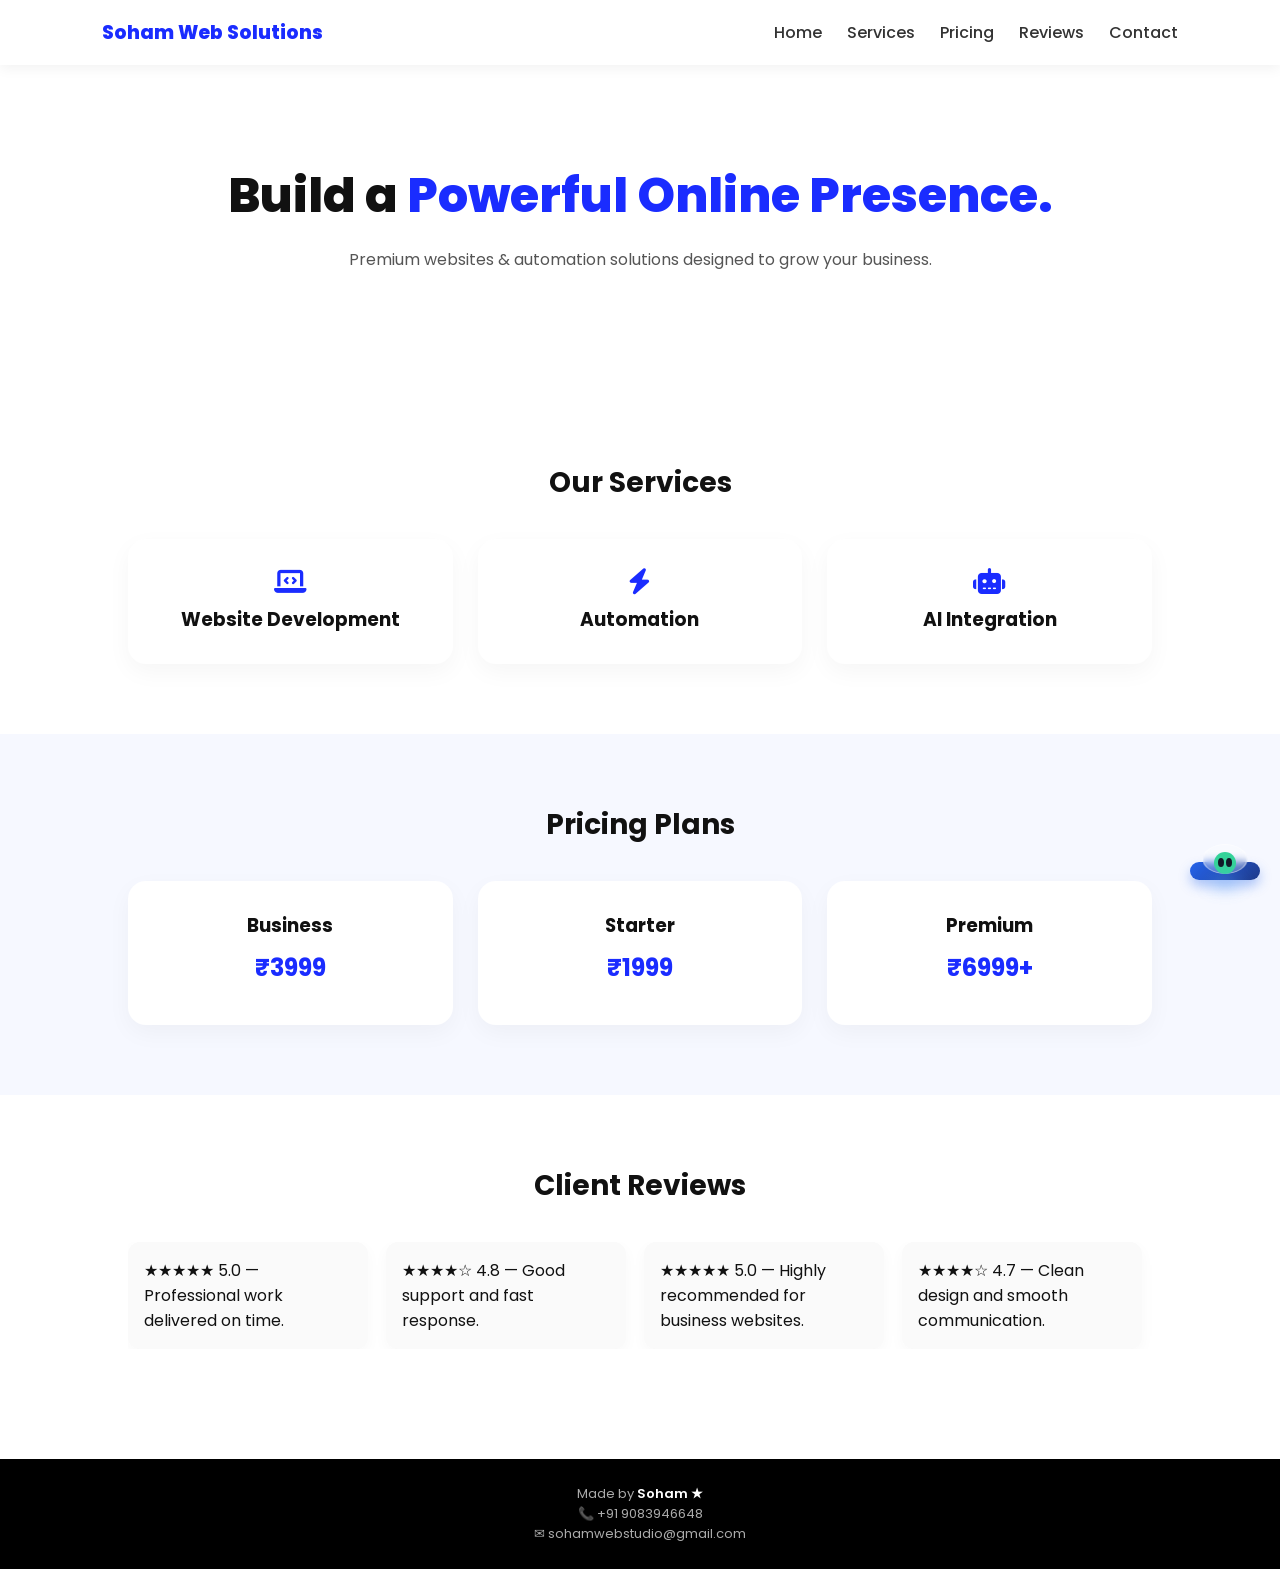
<file: index.html>
<!DOCTYPE html>
<html lang="en">
<head>
<meta charset="UTF-8">
<meta name="viewport" content="width=device-width, initial-scale=1.0">
<title>Soham Web Solutions</title>

<link href="https://fonts.googleapis.com/css2?family=Poppins:wght@400;600;700;800&display=swap" rel="stylesheet">
<link rel="stylesheet" href="https://cdnjs.cloudflare.com/ajax/libs/font-awesome/6.5.0/css/all.min.css">

<style>
:root{
--primary:#1a2cff;
--light:#f6f8ff;
}

*{margin:0;padding:0;box-sizing:border-box;font-family:'Poppins',sans-serif;}
body{background:#fff;color:#111;overflow-x:hidden}

/* HEADER */
header{
position:fixed;
top:0;
width:100%;
background:#fff;
display:flex;
justify-content:space-between;
align-items:center;
padding:18px 8%;
box-shadow:0 4px 12px rgba(0,0,0,0.05);
z-index:1000;
}

.logo{
font-weight:800;
font-size:19px;
color:var(--primary);
text-decoration:none;
}

/* Desktop Nav */
.top-nav{
display:flex;
gap:25px;
}

.top-nav a{
text-decoration:none;
color:#333;
font-weight:500;
transition:.3s;
}

.top-nav a:hover{
color:var(--primary);
}

/* Hamburger */
.menu-btn{
display:none;
font-size:24px;
cursor:pointer;
}

/* Glass Drawer */
.drawer{
position:fixed;
top:0;
right:-100%;
width:100%;
height:100vh;
background:rgba(255,255,255,0.75);
backdrop-filter:blur(18px);
-webkit-backdrop-filter:blur(18px);
display:flex;
flex-direction:column;
padding:120px 30px;
gap:20px;
transition:.4s cubic-bezier(.77,0,.18,1);
z-index:1001;
}

.drawer.active{
right:0;
}

.drawer a{
text-decoration:none;
background:rgba(255,255,255,0.9);
padding:20px;
border-radius:20px;
font-weight:600;
font-size:17px;
text-align:center;
box-shadow:0 10px 30px rgba(0,0,0,.06);
transition:.2s;
color:#111;
}

.drawer a:active{
transform:scale(.95);
}

.close-btn{
position:absolute;
top:35px;
right:30px;
font-size:26px;
cursor:pointer;
color:#333;
}

/* Overlay */
.overlay{
position:fixed;
top:0;
left:0;
width:100%;
height:100%;
background:rgba(0,0,0,0.35);
backdrop-filter:blur(8px);
-webkit-backdrop-filter:blur(8px);
opacity:0;
visibility:hidden;
transition:.3s;
z-index:1000;
}

.overlay.active{
opacity:1;
visibility:visible;
}

/* HERO */
.hero{
padding:160px 10% 90px;
text-align:center;
}

.hero h1{
font-size:48px;
font-weight:800;
margin-bottom:15px;
}

.hero span{color:var(--primary);}

.hero p{
max-width:600px;
margin:0 auto 30px;
color:#555;
font-size:16px;
}

/* SECTION */
section{
padding:70px 10%;
text-align:center;
}

h2{
font-size:28px;
margin-bottom:35px;
}

/* SERVICES */
.grid{
display:grid;
grid-template-columns:repeat(auto-fit,minmax(230px,1fr));
gap:25px;
}

.card,
.price-card{
background:#fff;
padding:30px;
border-radius:18px;
transition:.25s;
box-shadow:0 8px 25px rgba(0,0,0,.04);
}

.card:hover,
.price-card:hover{
transform:translateY(-6px);
box-shadow:0 15px 35px rgba(0,0,0,.08);
}

.icon{
font-size:26px;
color:var(--primary);
margin-bottom:10px;
}

/* PRICING */
.pricing{
background:var(--light);
}

.price{
font-size:24px;
font-weight:700;
color:var(--primary);
margin:10px 0;
}

/* REVIEW AUTO SLIDER */
.review-wrapper{
overflow:hidden;
}

.review-track{
display:flex;
gap:18px;
animation:scroll 22s linear infinite;
}

@keyframes scroll{
0%{transform:translateX(0)}
100%{transform:translateX(-50%)}
}

.review-card{
min-width:240px;
background:#fafafa;
padding:16px;
border-radius:12px;
text-align:left;
box-shadow:0 5px 15px rgba(0,0,0,.03);
}

/* FOOTER */
footer{
background:#000;
color:#aaa;
padding:25px 10%;
text-align:center;
font-size:13px;
margin-top:40px;
}

footer span{
color:#fff;
font-weight:600;
}

/* MOBILE */
@media(max-width:768px){
.top-nav{display:none;}
.menu-btn{display:block;}
.hero h1{font-size:34px;}
}
  /* ===== CLEAN PREMIUM MINI UFO ===== */

.mini-ai{
position:fixed;
bottom:20px;
right:20px;
z-index:9999;
cursor:pointer;
}

.ufo{
position:relative;
width:70px;
animation:ufoFloat 4s ease-in-out infinite;
}

@keyframes ufoFloat{
0%,100%{transform:translateY(0)}
50%{transform:translateY(-6px)}
}

/* Base */
.ufo-base{
width:70px;
height:18px;
background:linear-gradient(135deg,#2563eb,#1e3a8a);
border-radius:40px;
box-shadow:0 6px 12px rgba(37,99,235,.35);
}

/* Glass dome */
.ufo-dome{
position:absolute;
top:-18px;
left:50%;
transform:translateX(-50%);
width:45px;
height:30px;
background:rgba(255,255,255,.25);
border-radius:50%;
backdrop-filter:blur(4px);
border:1px solid rgba(255,255,255,.5);
}

/* Alien head */
.alien{
position:absolute;
top:-10px;
left:50%;
transform:translateX(-50%);
width:22px;
height:22px;
background:#34d399;
border-radius:50%;
}

/* Eyes */
.eye{
position:absolute;
width:6px;
height:9px;
background:#111827;
border-radius:50%;
top:6px;
animation:blink 5s infinite;
}

.eye.left{left:4px;}
.eye.right{right:4px;}

@keyframes blink{
0%,92%,100%{height:9px}
95%{height:2px}
}

/* Soft glow */
.ufo-glow{
position:absolute;
bottom:-8px;
left:50%;
transform:translateX(-50%);
width:40px;
height:10px;
background:radial-gradient(circle,#60a5fa,transparent);
filter:blur(8px);
opacity:.7;
}
</style>
</head>
<body>

<header>
<a href="index.html" class="logo">Soham Web Solutions</a>

<nav class="top-nav">
<a href="index.html">Home</a>
<a href="service.html">Services</a>
<a href="pricing.html">Pricing</a>
<a href="review.html">Reviews</a>
<a href="contact.html">Contact</a>
</nav>

<div class="menu-btn" onclick="openDrawer()">☰</div>
</header>

<!-- Mobile Drawer -->
<div class="drawer" id="drawer">
<div class="close-btn" onclick="closeDrawer()">✕</div>

<a href="index.html">Home</a>
<a href="service.html">Services</a>
<a href="pricing.html">Pricing</a>
<a href="review.html">Reviews</a>
<a href="contact.html">Contact</a>

</div>

<div class="overlay" id="overlay" onclick="closeDrawer()"></div>

<section class="hero">
<h1>Build a <span>Powerful Online Presence.</span></h1>
<p>Premium websites & automation solutions designed to grow your business.</p>
</section>

<section>
<h2>Our Services</h2>
<div class="grid">
<div class="card"><i class="fa-solid fa-laptop-code icon"></i><h3>Website Development</h3></div>
<div class="card"><i class="fa-solid fa-bolt icon"></i><h3>Automation</h3></div>
<div class="card"><i class="fa-solid fa-robot icon"></i><h3>AI Integration</h3></div>
</div>
</section>

<section class="pricing">
<h2>Pricing Plans</h2>
<div class="grid">
<div class="price-card"><h3>Business</h3><div class="price">₹3999</div></div>
<div class="price-card"><h3>Starter</h3><div class="price">₹1999</div></div>
<div class="price-card"><h3>Premium</h3><div class="price">₹6999+</div></div>
</div>
</section>

<section>
<h2>Client Reviews</h2>
<div class="review-wrapper">
<div class="review-track">

<div class="review-card">★★★★★ 5.0 — Professional work delivered on time.</div>
<div class="review-card">★★★★☆ 4.8 — Good support and fast response.</div>
<div class="review-card">★★★★★ 5.0 — Highly recommended for business websites.</div>
<div class="review-card">★★★★☆ 4.7 — Clean design and smooth communication.</div>

<div class="review-card">★★★★★ 5.0 — Professional work delivered on time.</div>
<div class="review-card">★★★★☆ 4.8 — Good support and fast response.</div>

</div>
</div>
</section>

<footer>
Made by <span>Soham ★</span><br>
📞 +91 9083946648<br>
✉ sohamwebstudio@gmail.com
</footer>
<!-- MINI UFO -->
<div class="mini-ai" onclick="window.open('help.html','_blank')">
  <div class="ufo">
    <div class="ufo-base"></div>
    <div class="ufo-dome"></div>

    <div class="alien">
      <div class="eye left"></div>
      <div class="eye right"></div>
    </div>

    <div class="ufo-glow"></div>
  </div>
</div>
<script>
function openDrawer(){
document.getElementById("drawer").classList.add("active");
document.getElementById("overlay").classList.add("active");
}
function closeDrawer(){
document.getElementById("drawer").classList.remove("active");
document.getElementById("overlay").classList.remove("active");
}
</script>

</body>
</html>
</file>
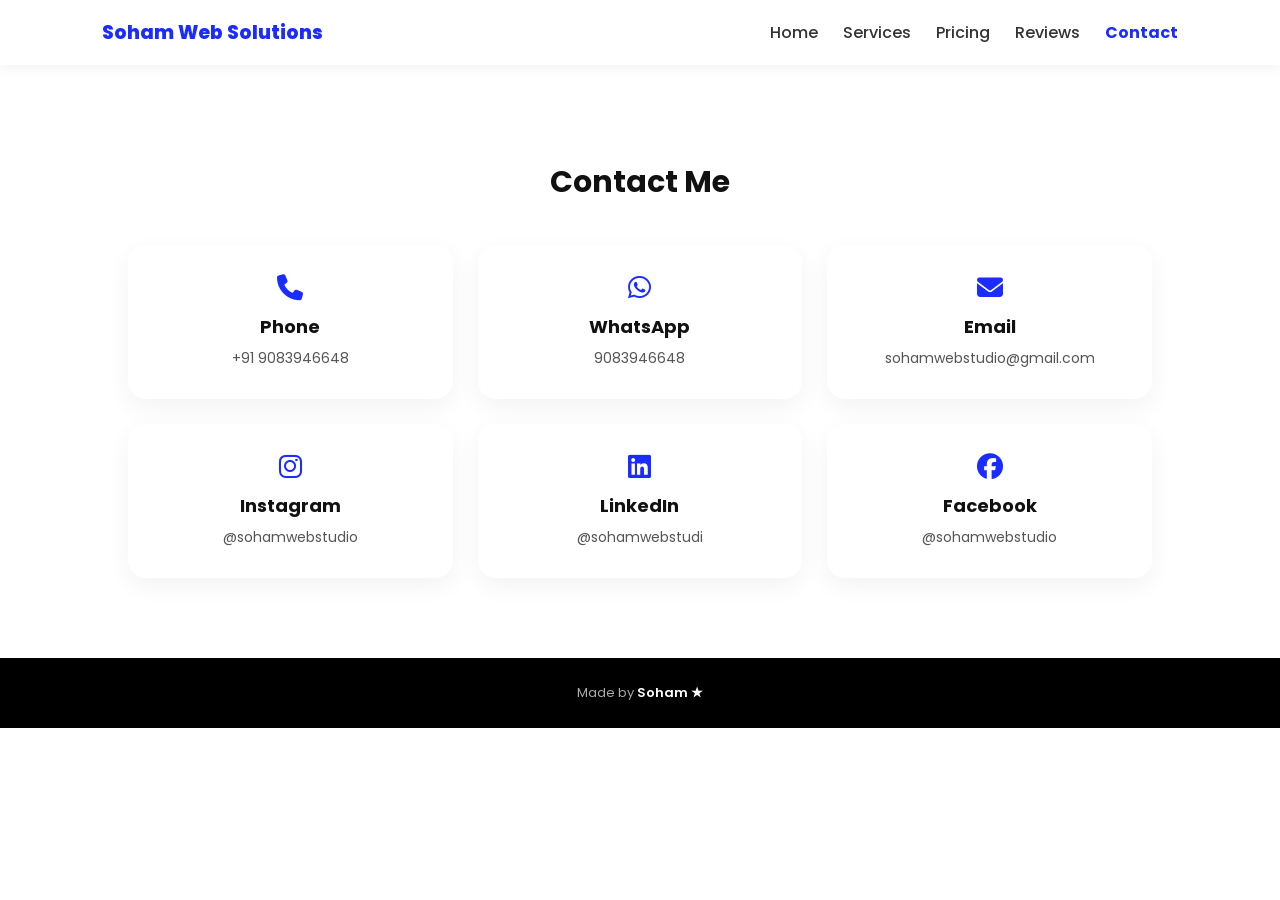
<file: contact.html>
<!DOCTYPE html>
<html lang="en">
<head>
<meta charset="UTF-8">
<meta name="viewport" content="width=device-width, initial-scale=1.0">
<title>Contact - Soham Web Solutions</title>

<link href="https://fonts.googleapis.com/css2?family=Poppins:wght@400;600;700;800&display=swap" rel="stylesheet">
<link rel="stylesheet" href="https://cdnjs.cloudflare.com/ajax/libs/font-awesome/6.5.0/css/all.min.css">

<style>
:root{
--primary:#1a2cff;
--light:#f6f8ff;
}

*{margin:0;padding:0;box-sizing:border-box;font-family:'Poppins',sans-serif;}
body{background:#fff;color:#111;overflow-x:hidden}

/* HEADER */
header{
position:fixed;
top:0;
width:100%;
background:#fff;
display:flex;
justify-content:space-between;
align-items:center;
padding:18px 8%;
box-shadow:0 4px 12px rgba(0,0,0,0.05);
z-index:1000;
}

.logo{
font-weight:800;
font-size:19px;
color:var(--primary);
text-decoration:none;
}

/* Desktop Nav */
.top-nav{
display:flex;
gap:25px;
}

.top-nav a{
text-decoration:none;
color:#333;
font-weight:500;
transition:.3s;
}

.top-nav a:hover,
.top-nav a.active{
color:var(--primary);
font-weight:700;
}

/* Hamburger */
.menu-btn{
display:none;
font-size:24px;
cursor:pointer;
}

/* Glass Drawer */
.drawer{
position:fixed;
top:0;
right:-100%;
width:100%;
height:100vh;
background:rgba(255,255,255,0.75);
backdrop-filter:blur(18px);
-webkit-backdrop-filter:blur(18px);
display:flex;
flex-direction:column;
padding:120px 30px;
gap:20px;
transition:.4s cubic-bezier(.77,0,.18,1);
z-index:1001;
}

.drawer.active{ right:0; }

.drawer a{
text-decoration:none;
background:#fff;
padding:20px;
border-radius:20px;
font-weight:600;
font-size:17px;
text-align:center;
box-shadow:0 10px 30px rgba(0,0,0,.06);
color:#111;
transition:.2s;
}

.drawer a:active{ transform:scale(.95); }

.close-btn{
position:absolute;
top:35px;
right:30px;
font-size:26px;
cursor:pointer;
}

/* Overlay */
.overlay{
position:fixed;
top:0;
left:0;
width:100%;
height:100%;
background:rgba(0,0,0,0.35);
backdrop-filter:blur(8px);
-webkit-backdrop-filter:blur(8px);
opacity:0;
visibility:hidden;
transition:.3s;
z-index:1000;
}

.overlay.active{
opacity:1;
visibility:visible;
}

/* SECTION */
section{
padding:160px 10% 80px;
text-align:center;
}

h2{
font-size:30px;
margin-bottom:40px;
}

/* CONTACT GRID */
.contact-grid{
display:grid;
grid-template-columns:repeat(auto-fit,minmax(240px,1fr));
gap:25px;
}

.contact-card{
background:#fff;
padding:30px;
border-radius:18px;
box-shadow:0 8px 25px rgba(0,0,0,.05);
transition:.25s;
}

.contact-card:hover{
transform:translateY(-6px);
box-shadow:0 15px 35px rgba(0,0,0,.08);
}

.contact-icon{
font-size:26px;
color:var(--primary);
margin-bottom:12px;
}

.contact-card h3{
margin-bottom:8px;
font-size:18px;
}

.contact-card p{
font-size:14px;
color:#555;
word-break:break-word;
}

/* FOOTER */
footer{
background:#000;
color:#aaa;
padding:25px 10%;
text-align:center;
font-size:13px;
}

footer span{
color:#fff;
font-weight:600;
}

/* MOBILE */
@media(max-width:768px){
.top-nav{display:none;}
.menu-btn{display:block;}
}
</style>
</head>
<body>

<header>
<a href="index.html" class="logo">Soham Web Solutions</a>

<nav class="top-nav">
<a href="index.html">Home</a>
<a href="service.html">Services</a>
<a href="pricing.html">Pricing</a>
<a href="review.html">Reviews</a>
<a href="contact.html" class="active">Contact</a>
</nav>

<div class="menu-btn" onclick="openDrawer()">☰</div>
</header>

<!-- Drawer -->
<div class="drawer" id="drawer">
<div class="close-btn" onclick="closeDrawer()">✕</div>

<a href="index.html">Home</a>
<a href="service.html">Services</a>
<a href="pricing.html">Pricing</a>
<a href="review.html">Reviews</a>
<a href="contact.html">Contact</a>

</div>

<div class="overlay" id="overlay" onclick="closeDrawer()"></div>

<section>
<h2>Contact Me</h2>

<div class="contact-grid">

<div class="contact-card">
<i class="fa-solid fa-phone contact-icon"></i>
<h3>Phone</h3>
<p>+91 9083946648</p>
</div>

<div class="contact-card">
<i class="fa-brands fa-whatsapp contact-icon"></i>
<h3>WhatsApp</h3>
<p>9083946648</p>
</div>

<div class="contact-card">
<i class="fa-solid fa-envelope contact-icon"></i>
<h3>Email</h3>
<p>sohamwebstudio@gmail.com</p>
</div>

<div class="contact-card">
<i class="fa-brands fa-instagram contact-icon"></i>
<h3>Instagram</h3>
<p>@sohamwebstudio</p>
</div>

<div class="contact-card">
<i class="fa-brands fa-linkedin contact-icon"></i>
<h3>LinkedIn</h3>
<p>@sohamwebstudi</p>
</div>

<div class="contact-card">
<i class="fa-brands fa-facebook contact-icon"></i>
<h3>Facebook</h3>
<p>@sohamwebstudio</p>
</div>

</div>
</section>

<footer>
Made by <span>Soham ★</span>
</footer>

<script>
function openDrawer(){
document.getElementById("drawer").classList.add("active");
document.getElementById("overlay").classList.add("active");
}
function closeDrawer(){
document.getElementById("drawer").classList.remove("active");
document.getElementById("overlay").classList.remove("active");
}
</script>

</body>
</html>
</file>
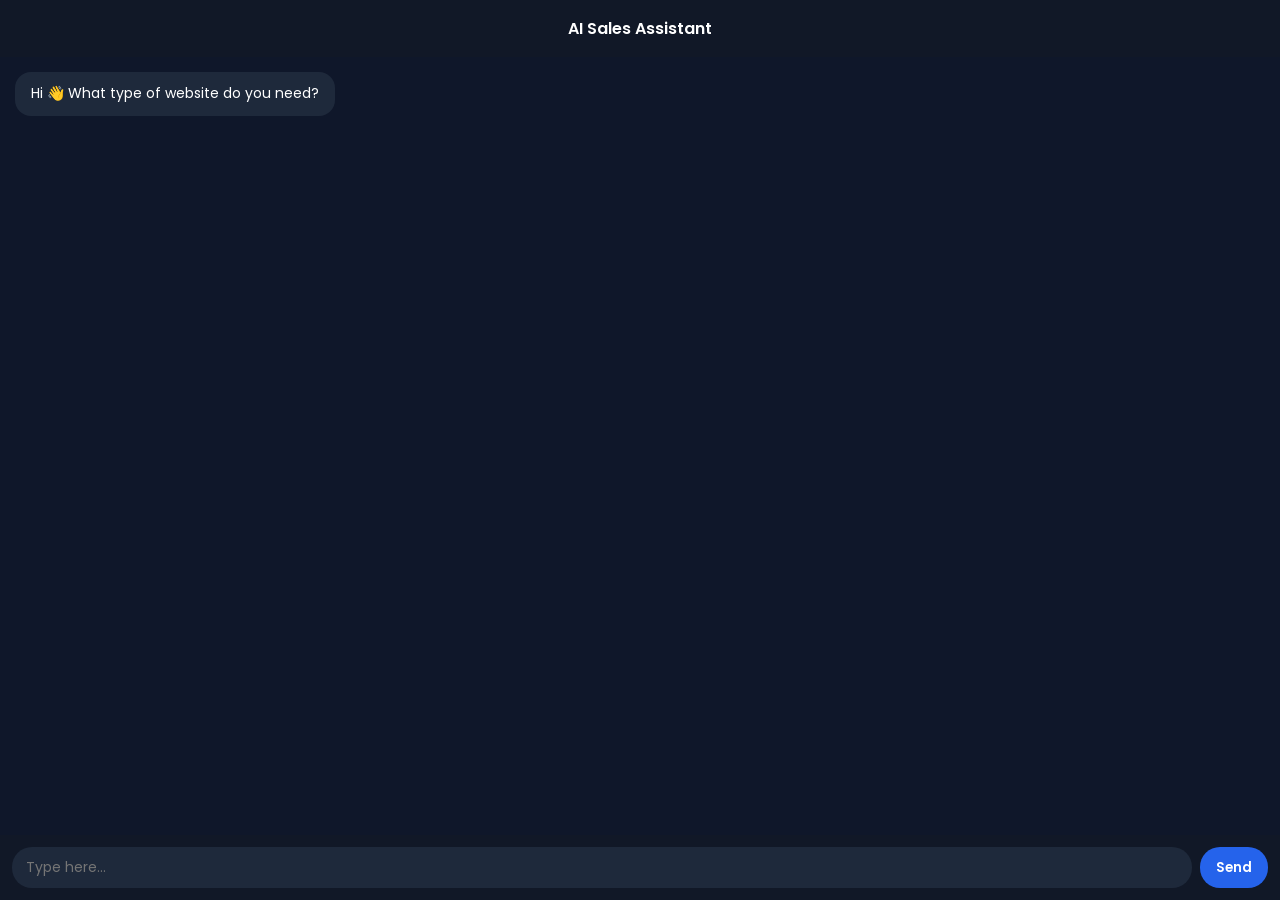
<file: help.html>
<!DOCTYPE html>
<html>
<head>
<meta name="viewport" content="width=device-width, initial-scale=1.0">
<title>AI Sales Assistant</title>
<link href="https://fonts.googleapis.com/css2?family=Poppins:wght@400;600&display=swap" rel="stylesheet">

<style>
*{
margin:0;
padding:0;
box-sizing:border-box;
font-family:Poppins;
-webkit-tap-highlight-color:transparent;
}

html,body{
height:100%;
}

body{
background:#0f172a;
color:#fff;
display:flex;
flex-direction:column;
}

/* HEADER */
header{
flex-shrink:0;
padding:16px;
text-align:center;
background:#111827;
font-weight:600;
}

/* CHAT AREA */
.chat{
flex:1;
overflow-y:auto;
padding:15px;
display:flex;
flex-direction:column;
gap:12px;
}

/* MESSAGE */
.msg{
max-width:80%;
padding:12px 16px;
border-radius:16px;
font-size:14px;
line-height:1.4;
word-wrap:break-word;
animation:fade .2s ease;
}

@keyframes fade{
from{opacity:0;transform:translateY(6px)}
to{opacity:1}
}

.bot{
background:#1e293b;
align-self:flex-start;
}

.user{
background:linear-gradient(135deg,#2563eb,#4f46e5);
align-self:flex-end;
}

/* TYPING */
.typing{
display:flex;
gap:4px;
}

.typing span{
width:6px;
height:6px;
background:#94a3b8;
border-radius:50%;
animation:blink 1.2s infinite;
}

.typing span:nth-child(2){animation-delay:.2s}
.typing span:nth-child(3){animation-delay:.4s}

@keyframes blink{
0%{opacity:.2}
20%{opacity:1}
100%{opacity:.2}
}

/* INPUT FIXED */
.input-area{
flex-shrink:0;
display:flex;
padding:12px;
background:#111827;
position:sticky;
bottom:0;
}

input{
flex:1;
padding:10px 14px;
border:none;
border-radius:20px;
background:#1e293b;
color:#fff;
outline:none;
font-size:14px;
}

button{
margin-left:8px;
padding:10px 16px;
border:none;
border-radius:20px;
background:#2563eb;
color:#fff;
font-weight:600;
cursor:pointer;
}

button:active{transform:scale(.95)}

.cta-btn{
display:inline-block;
margin-top:8px;
padding:6px 12px;
background:#2563eb;
border-radius:8px;
font-size:12px;
text-decoration:none;
color:#fff;
}
</style>
</head>

<body>

<header>AI Sales Assistant</header>

<div class="chat" id="chat"></div>

<div class="input-area">
<input id="input" placeholder="Type here...">
<button onclick="send()">Send</button>
</div>

<script>
let stage=0;
let confuse=0;

const chat=document.getElementById("chat");
const input=document.getElementById("input");

addBot("Hi 👋 What type of website do you need?");

function send(){
let text=input.value.trim();
if(!text) return;

addUser(text);
input.value="";
showTyping();

setTimeout(()=>{
removeTyping();
reply(text.toLowerCase());
},600);
}

function addUser(text){
let div=document.createElement("div");
div.className="msg user";
div.innerText=text;
chat.appendChild(div);
scrollDown();
}

function addBot(text,cta=false){
let div=document.createElement("div");
div.className="msg bot";

if(cta){
div.innerHTML=text + "<br><a class='cta-btn' href='https://wa.me/919083946648' target='_blank'>Contact Now</a>";
}else{
div.innerText=text;
}

chat.appendChild(div);
scrollDown();
}

function showTyping(){
let div=document.createElement("div");
div.className="msg bot";
div.id="typing";
div.innerHTML="<div class='typing'><span></span><span></span><span></span></div>";
chat.appendChild(div);
scrollDown();
}

function removeTyping(){
let t=document.getElementById("typing");
if(t) t.remove();
}

function scrollDown(){
chat.scrollTop=chat.scrollHeight;
}

function reply(text){

if(text.includes("price")||text.includes("plan")){
return addBot("Starter ₹1999\nBusiness ₹3999\nPremium ₹6999+");
}

if(text.includes("delivery")||text.includes("time")){
return addBot("Delivery: 2–5 working days.");
}

if(text.includes("contact")||text.includes("number")){
return addBot("📞 +91 9083946648\n📧 sohamwebstudio@gmail.com");
}

if(stage===0){
stage=1;
return addBot("Budget range?");
}

if(stage===1){
stage=2;
return addBot("Delivery time?");
}

if(stage===2){
stage=3;
return addBot("Business Plan fits best.",true);
}

confuse++;

if(confuse>=2){
confuse=0;
return addBot("Let's connect directly.\n📞 9083946648",true);
}

addBot("Can you clarify?");
}
</script>

</body>
</html>
</file>
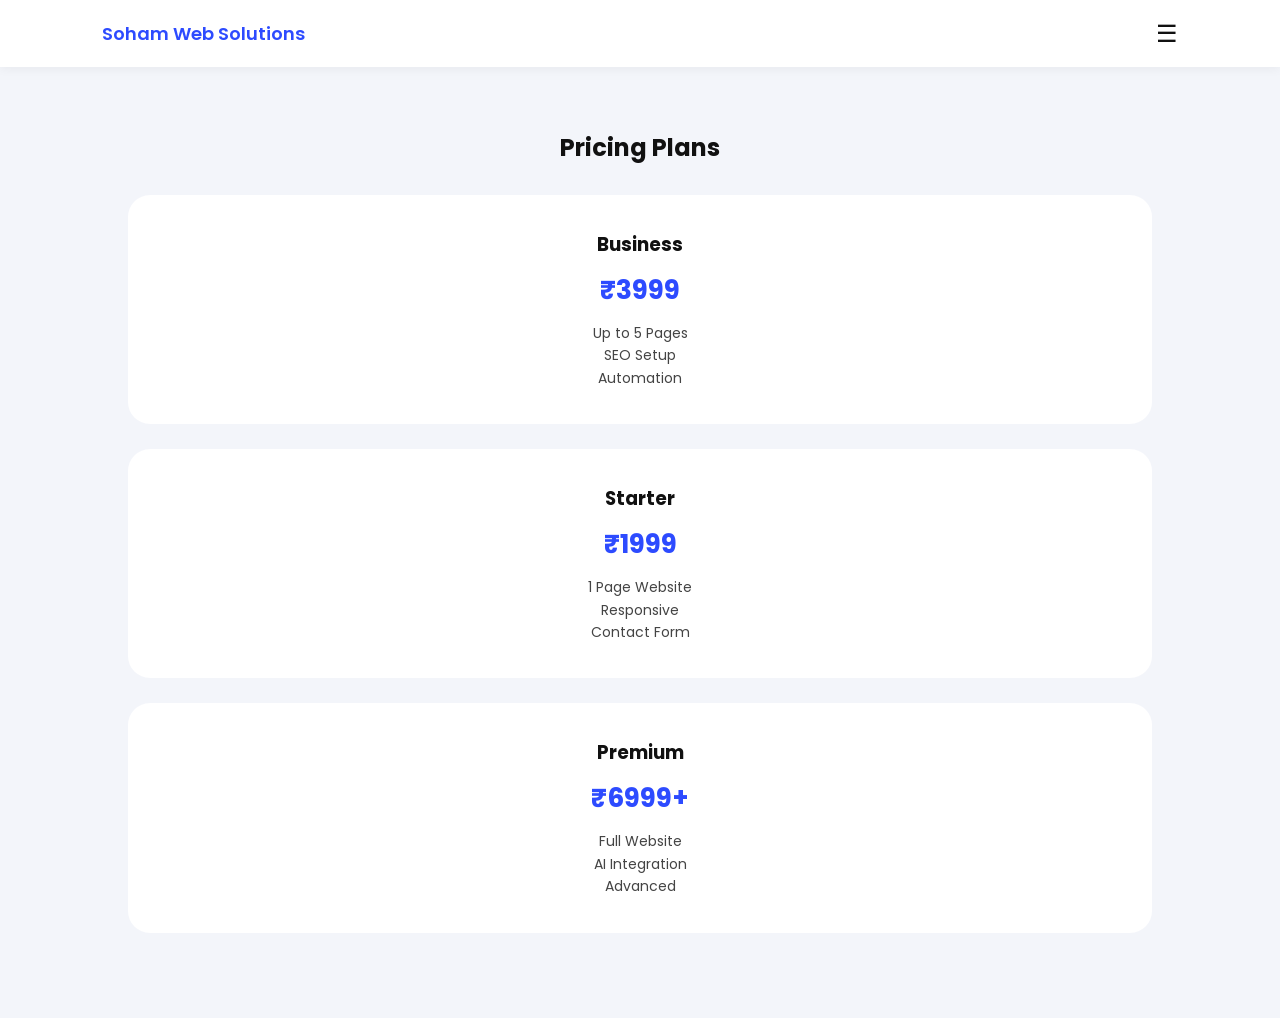
<file: pricing.html>
<!DOCTYPE html>
<html lang="en">
<head>
<meta charset="UTF-8">
<meta name="viewport" content="width=device-width, initial-scale=1.0">
<title>Pricing - Soham Web Solutions</title>

<link href="https://fonts.googleapis.com/css2?family=Poppins:wght@400;600;700&display=swap" rel="stylesheet">

<style>
*{
margin:0;
padding:0;
box-sizing:border-box;
font-family:'Poppins',sans-serif;
-webkit-tap-highlight-color: transparent;
}

body{
background:#f3f5fa;
color:#111;
}

/* HEADER */
header{
position:fixed;
top:0;
width:100%;
display:flex;
justify-content:space-between;
align-items:center;
padding:16px 8%;
background:#fff;
box-shadow:0 2px 10px rgba(0,0,0,0.05);
z-index:1000;
}

.logo{
font-size:18px;
font-weight:600;
color:#2d4bff;
text-decoration:none;
}

.menu-btn{
font-size:24px;
cursor:pointer;
}

/* MODERN FULL MENU */
.drawer{
position:fixed;
top:0;
right:0;
width:100%;
height:100vh;
background:#f3f5fa;
padding:100px 8% 40px;
display:flex;
flex-direction:column;
gap:25px;
transform:translateX(100%);
transition:.3s ease;
z-index:1001;
}

.drawer a{
text-decoration:none;
color:#111;
background:#fff;
padding:18px;
border-radius:20px;
text-align:center;
font-size:18px;
font-weight:600;
box-shadow:0 6px 20px rgba(0,0,0,0.06);
transition:0.2s ease;
}

.drawer a:active{
transform:scale(0.96);
}

.close-btn{
position:absolute;
top:25px;
right:25px;
font-size:24px;
cursor:pointer;
}

.drawer.active{
transform:translateX(0);
}

/* SECTION */
section{
padding:130px 10% 60px;
text-align:center;
}

section h2{
margin-bottom:30px;
font-size:24px;
}

/* CARD */
.price-card{
background:#ffffff;
padding:35px 20px;
border-radius:22px;
margin-bottom:25px;
transition:transform 0.15s ease, box-shadow 0.15s ease;
cursor:pointer;
}

.price-card:active{
transform:scale(0.96);
box-shadow:0 6px 18px rgba(0,0,0,0.12);
}

.price{
font-size:26px;
color:#2d4bff;
font-weight:700;
margin:12px 0;
}

.price-card p{
font-size:14px;
color:#444;
line-height:1.6;
}
</style>
</head>

<body>

<header>
<a href="index.html" class="logo">Soham Web Solutions</a>
<div class="menu-btn" onclick="openMenu()">☰</div>
</header>

<!-- MODERN MENU -->
<div class="drawer" id="drawer">
<div class="close-btn" onclick="closeMenu()">✕</div>
<a href="index.html">Home</a>
<a href="service.html">Services</a>
<a href="pricing.html">Pricing</a>
<a href="review.html">Reviews</a>
<a href="contact.html">Contact</a>
</div>

<section>
<h2>Pricing Plans</h2>

<div class="price-card">
<h3>Business</h3>
<div class="price">₹3999</div>
<p>Up to 5 Pages<br>SEO Setup<br>Automation</p>
</div>

<div class="price-card">
<h3>Starter</h3>
<div class="price">₹1999</div>
<p>1 Page Website<br>Responsive<br>Contact Form</p>
</div>

<div class="price-card">
<h3>Premium</h3>
<div class="price">₹6999+</div>
<p>Full Website<br>AI Integration<br>Advanced</p>
</div>

</section>

<script>
function openMenu(){
document.getElementById("drawer").classList.add("active");
}
function closeMenu(){
document.getElementById("drawer").classList.remove("active");
}
</script>

</body>
</html>
</file>
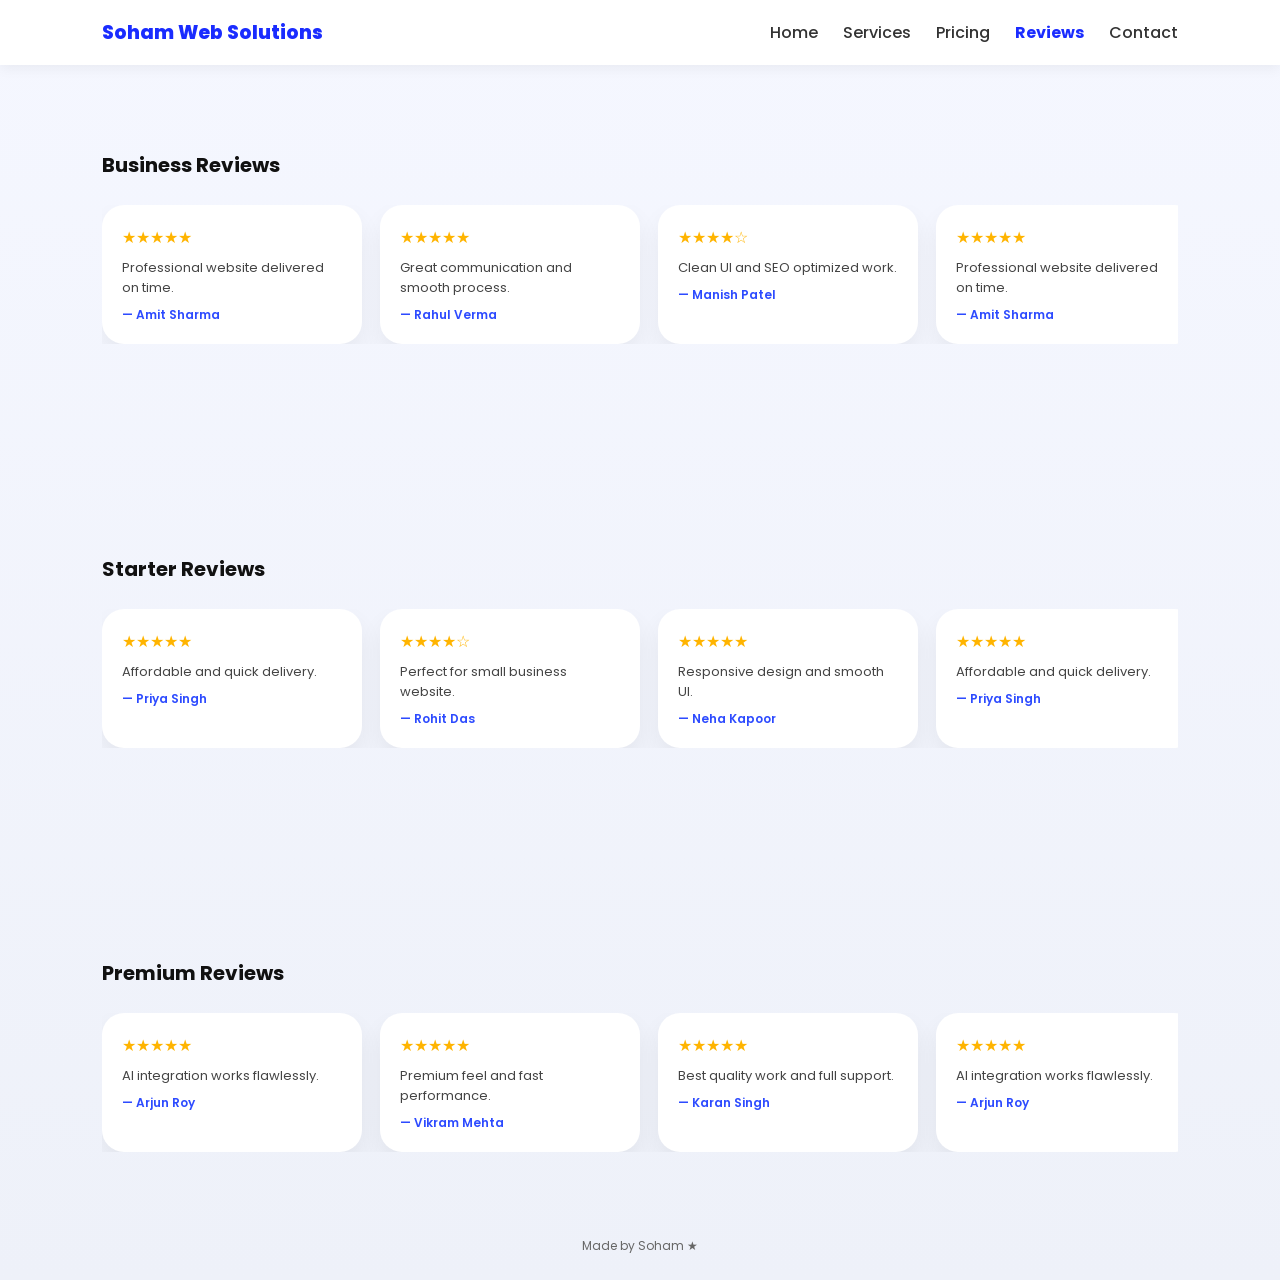
<file: review.html>
<!DOCTYPE html>
<html lang="en">
<head>
<meta charset="UTF-8">
<meta name="viewport" content="width=device-width, initial-scale=1.0">
<title>Client Reviews - Soham Web Solutions</title>

<link href="https://fonts.googleapis.com/css2?family=Poppins:wght@400;600;700;800&display=swap" rel="stylesheet">

<style>
*{
margin:0;
padding:0;
box-sizing:border-box;
font-family:'Poppins',sans-serif;
-webkit-tap-highlight-color: transparent;
}

body{
background:linear-gradient(180deg,#f5f7ff,#eef1f9);
color:#111;
overflow-x:hidden;
}

/* HEADER SAME */
header{
position:fixed;
top:0;
width:100%;
background:#fff;
display:flex;
justify-content:space-between;
align-items:center;
padding:18px 8%;
box-shadow:0 4px 12px rgba(0,0,0,0.05);
z-index:1000;
}

.logo{
font-weight:800;
font-size:19px;
color:#1a2cff;
text-decoration:none;
}

.top-nav{
display:flex;
gap:25px;
}

.top-nav a{
text-decoration:none;
color:#333;
font-weight:500;
}

.top-nav a.active{
color:#1a2cff;
font-weight:700;
}

.menu-btn{
display:none;
font-size:24px;
cursor:pointer;
}

/* Drawer */
.drawer{
position:fixed;
top:0;
right:-100%;
width:100%;
height:100vh;
background:rgba(255,255,255,0.75);
backdrop-filter:blur(18px);
display:flex;
flex-direction:column;
padding:120px 30px;
gap:20px;
transition:.4s;
z-index:1001;
}

.drawer.active{ right:0; }

.drawer a{
text-decoration:none;
background:#fff;
padding:20px;
border-radius:20px;
font-weight:600;
text-align:center;
}

.close-btn{
position:absolute;
top:35px;
right:30px;
font-size:26px;
cursor:pointer;
}

.overlay{
position:fixed;
top:0;
left:0;
width:100%;
height:100%;
background:rgba(0,0,0,0.35);
opacity:0;
visibility:hidden;
transition:.3s;
z-index:1000;
}

.overlay.active{
opacity:1;
visibility:visible;
}

/* SECTION */
section{
padding:150px 8% 60px;
opacity:0;
transform:translateY(30px);
transition:.6s ease;
}

section.show{
opacity:1;
transform:translateY(0);
}

section h2{
font-size:20px;
margin-bottom:25px;
}

/* SCROLL */
.scroll-container{
overflow:hidden;
}

.scroll-track{
display:flex;
gap:18px;
animation:scrollLeft 15s linear infinite;
}

.scroll-container:hover .scroll-track{
animation-play-state:paused;
}

.review-card{
min-width:260px;
background:#fff;
padding:20px;
border-radius:22px;
box-shadow:0 12px 25px rgba(0,0,0,0.06);
transition:.2s;
}

.review-card:hover{
transform:translateY(-4px);
box-shadow:0 18px 35px rgba(0,0,0,0.12);
}

.stars{
color:#ffb400;
margin-bottom:8px;
}

.review-text{
font-size:13px;
margin-bottom:8px;
color:#444;
}

.client{
font-size:12px;
font-weight:600;
color:#2d4bff;
}

@keyframes scrollLeft{
0%{ transform:translateX(0); }
100%{ transform:translateX(-50%); }
}

footer{
text-align:center;
padding:25px;
font-size:12px;
color:#666;
}

@media(max-width:768px){
.top-nav{display:none;}
.menu-btn{display:block;}
}
</style>
</head>

<body>

<header>
<a href="index.html" class="logo">Soham Web Solutions</a>

<nav class="top-nav">
<a href="index.html">Home</a>
<a href="service.html">Services</a>
<a href="pricing.html">Pricing</a>
<a href="review.html" class="active">Reviews</a>
<a href="contact.html">Contact</a>
</nav>

<div class="menu-btn" onclick="openMenu()">☰</div>
</header>

<div class="drawer" id="drawer">
<div class="close-btn" onclick="closeMenu()">✕</div>
<a href="index.html">Home</a>
<a href="service.html">Services</a>
<a href="pricing.html">Pricing</a>
<a href="review.html">Reviews</a>
<a href="contact.html">Contact</a>
</div>

<div class="overlay" id="overlay" onclick="closeMenu()"></div>

<!-- BUSINESS -->
<section>
<h2>Business Reviews</h2>
<div class="scroll-container">
<div class="scroll-track">
<div class="review-card">
<div class="stars">★★★★★</div>
<div class="review-text">Professional website delivered on time.</div>
<div class="client">— Amit Sharma</div>
</div>
<div class="review-card">
<div class="stars">★★★★★</div>
<div class="review-text">Great communication and smooth process.</div>
<div class="client">— Rahul Verma</div>
</div>
<div class="review-card">
<div class="stars">★★★★☆</div>
<div class="review-text">Clean UI and SEO optimized work.</div>
<div class="client">— Manish Patel</div>
</div>
<div class="review-card">
<div class="stars">★★★★★</div>
<div class="review-text">Professional website delivered on time.</div>
<div class="client">— Amit Sharma</div>
</div>
</div>
</div>
</section>

<!-- STARTER -->
<section>
<h2>Starter Reviews</h2>
<div class="scroll-container">
<div class="scroll-track">
<div class="review-card">
<div class="stars">★★★★★</div>
<div class="review-text">Affordable and quick delivery.</div>
<div class="client">— Priya Singh</div>
</div>
<div class="review-card">
<div class="stars">★★★★☆</div>
<div class="review-text">Perfect for small business website.</div>
<div class="client">— Rohit Das</div>
</div>
<div class="review-card">
<div class="stars">★★★★★</div>
<div class="review-text">Responsive design and smooth UI.</div>
<div class="client">— Neha Kapoor</div>
</div>
<div class="review-card">
<div class="stars">★★★★★</div>
<div class="review-text">Affordable and quick delivery.</div>
<div class="client">— Priya Singh</div>
</div>
</div>
</div>
</section>

<!-- PREMIUM -->
<section>
<h2>Premium Reviews</h2>
<div class="scroll-container">
<div class="scroll-track">
<div class="review-card">
<div class="stars">★★★★★</div>
<div class="review-text">AI integration works flawlessly.</div>
<div class="client">— Arjun Roy</div>
</div>
<div class="review-card">
<div class="stars">★★★★★</div>
<div class="review-text">Premium feel and fast performance.</div>
<div class="client">— Vikram Mehta</div>
</div>
<div class="review-card">
<div class="stars">★★★★★</div>
<div class="review-text">Best quality work and full support.</div>
<div class="client">— Karan Singh</div>
</div>
<div class="review-card">
<div class="stars">★★★★★</div>
<div class="review-text">AI integration works flawlessly.</div>
<div class="client">— Arjun Roy</div>
</div>
</div>
</div>
</section>

<footer>
Made by Soham ★
</footer>

<script>
function openMenu(){
document.getElementById("drawer").classList.add("active");
document.getElementById("overlay").classList.add("active");
}
function closeMenu(){
document.getElementById("drawer").classList.remove("active");
document.getElementById("overlay").classList.remove("active");
}

const sections=document.querySelectorAll("section");
function reveal(){
sections.forEach(sec=>{
if(sec.getBoundingClientRect().top < window.innerHeight-80){
sec.classList.add("show");
}
});
}
window.addEventListener("load",reveal);
window.addEventListener("scroll",reveal);
</script>

</body>
</html>
</file>
